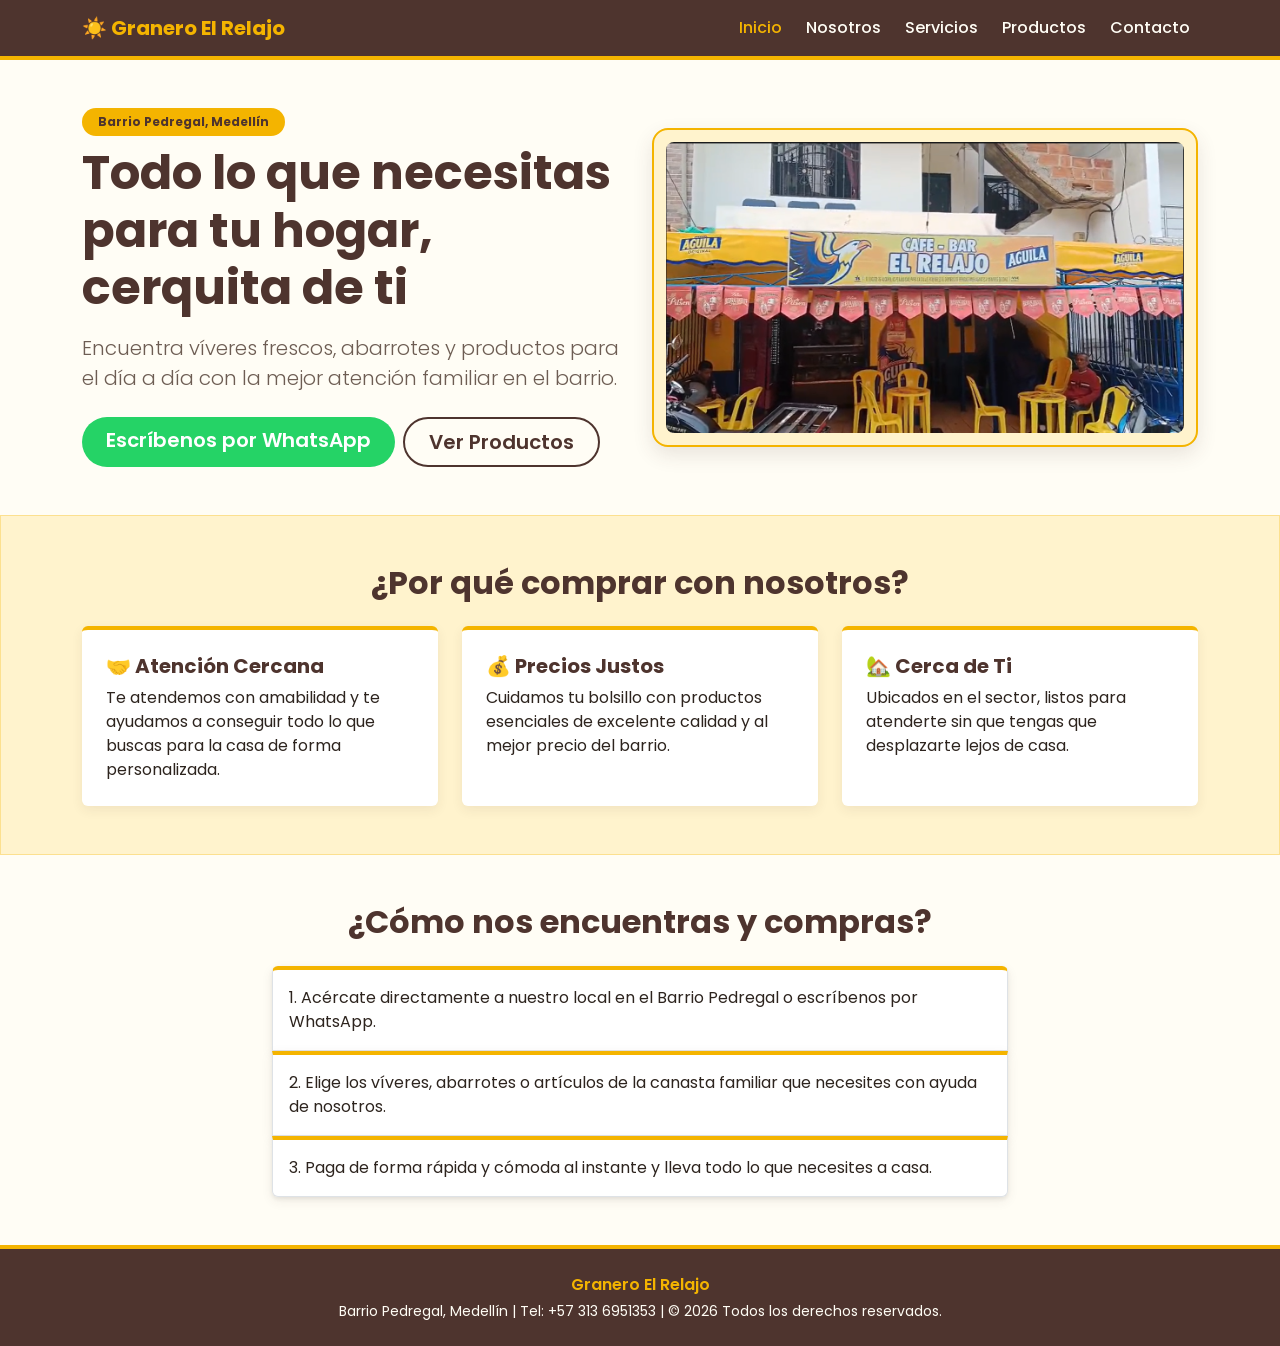
<file: index.html>
<!DOCTYPE html>
<html lang="es">
<head>
    <meta charset="UTF-8">
    <meta name="viewport" content="width=device-width, initial-scale=1.0">
    <title>Inicio | Granero El Relajo - Tienda de Barrio</title>
    <link href="https://cdn.jsdelivr.net/npm/bootstrap@5.3.3/dist/css/bootstrap.min.css" rel="stylesheet">
    <link rel="stylesheet" href="css/kit.css">
    <link rel="stylesheet" href="css/style.css">
</head>
<body class="tema-relajo d-flex flex-column min-vh-100">
    <nav class="navbar navbar-expand-md navbar-dark navbar-relajo sticky-top">
        <div class="container">
            <a class="navbar-brand" href="index.html">☀️ Granero El Relajo</a>
            <button class="navbar-toggler" type="button" data-bs-toggle="collapse" data-bs-target="#menuPrincipal" aria-controls="menuPrincipal" aria-expanded="false" aria-label="Alternar navegación">
                <span class="navbar-toggler-icon"></span>
            </button>
            <div class="collapse navbar-collapse" id="menuPrincipal">
                <ul class="navbar-nav ms-auto gap-md-2">
                    <li class="nav-item"><a class="nav-link active" href="index.html">Inicio</a></li>
                    <li class="nav-item"><a class="nav-link" href="nosotros.html">Nosotros</a></li>
                    <li class="nav-item"><a class="nav-link" href="servicios.html">Servicios</a></li>
                    <li class="nav-item"><a class="nav-link" href="productos.html">Productos</a></li>
                    <li class="nav-item"><a class="nav-link" href="contacto.html">Contacto</a></li>
                </ul>
            </div>
        </div>
    </nav>

    <main class="flex-grow-1">
        <section class="py-5">
            <div class="container">
                <div class="row align-items-center g-4">
                    <div class="col-12 col-md-6 text-center text-md-start">
                        <span class="badge rounded-pill px-3 py-2 mb-2" style="background-color: var(--color-primario); color: var(--color-secundario);">Barrio Pedregal, Medellín</span>
                        <h1 class="display-5 fw-bold titulo-marca">Todo lo que necesitas para tu hogar, cerquita de ti</h1>
                        <p class="lead texto-suave-marca mt-3">
                            Encuentra víveres frescos, abarrotes y productos para el día a día con la mejor atención familiar en el barrio.
                        </p>
                        <div class="d-flex flex-wrap gap-2 justify-content-center justify-content-md-start mt-4">
                            <a class="btn btn-whatsapp btn-lg rounded-pill px-4" href="https://wa.me/573136951353" target="_blank" rel="noopener">
                                Escríbenos por WhatsApp
                            </a>
                            <a class="btn btn-outline-relajo btn-lg rounded-pill px-4" href="productos.html">
                                Ver Productos
                            </a>
                        </div>
                    </div>
                    <div class="col-12 col-md-6 text-center">
                        <div class="marco-imagen-hero">
                            <img src="img/negocio.png" alt="Fachada e interior de Granero El Relajo con productos frescos" class="img-fluid rounded-3 mx-auto">
                        </div>
                    </div>
                </div>
            </div>
        </section>

        <section id="beneficios" class="py-5 superficie-marca">
            <div class="container">
                <h2 class="text-center fw-bold titulo-marca mb-4">¿Por qué comprar con nosotros?</h2>
                <div class="row row-cols-1 row-cols-md-2 row-cols-lg-3 g-4">
                    <div class="col">
                        <article class="card h-100 tarjeta-marca border-0">
                            <div class="card-body p-4">
                                <h3 class="h5 card-title fw-bold titulo-marca">🤝 Atención Cercana</h3>
                                <p class="card-text mb-0">Te atendemos con amabilidad y te ayudamos a conseguir todo lo que buscas para la casa de forma personalizada.</p>
                            </div>
                        </article>
                    </div>
                    <div class="col">
                        <article class="card h-100 tarjeta-marca border-0">
                            <div class="card-body p-4">
                                <h3 class="h5 card-title fw-bold titulo-marca">💰 Precios Justos</h3>
                                <p class="card-text mb-0">Cuidamos tu bolsillo con productos esenciales de excelente calidad y al mejor precio del barrio.</p>
                            </div>
                        </article>
                    </div>
                    <div class="col">
                        <article class="card h-100 tarjeta-marca border-0">
                            <div class="card-body p-4">
                                <h3 class="h5 card-title fw-bold titulo-marca">🏡 Cerca de Ti</h3>
                                <p class="card-text mb-0">Ubicados en el sector, listos para atenderte sin que tengas que desplazarte lejos de casa.</p>
                            </div>
                        </article>
                    </div>
                </div>
            </div>
        </section>

        <section id="como-funciona" class="py-5">
            <div class="container">
                <h2 class="text-center fw-bold titulo-marca mb-4">¿Cómo nos encuentras y compras?</h2>
                <div class="row justify-content-center">
                    <div class="col-12 col-lg-8">
                        <ol class="list-group list-group-numbered shadow-sm">
                            <li class="list-group-item tarjeta-marca py-3">Acércate directamente a nuestro local en el Barrio Pedregal o escríbenos por WhatsApp.</li>
                            <li class="list-group-item tarjeta-marca py-3">Elige los víveres, abarrotes o artículos de la canasta familiar que necesites con ayuda de nosotros.</li>
                            <li class="list-group-item tarjeta-marca py-3">Paga de forma rápida y cómoda al instante y lleva todo lo que necesites a casa.</li>
                        </ol>
                    </div>
                </div>
            </div>
        </section>
    </main>

    <footer class="py-4 footer-relajo text-center mt-auto">
        <div class="container">
            <p class="mb-1 fw-semibold" style="color: var(--color-primario);">Granero El Relajo</p>
            <p class="mb-0 small">Barrio Pedregal, Medellín | Tel: +57 313 6951353 | © 2026 Todos los derechos reservados.</p>
        </div>
    </footer>

    <script src="https://cdn.jsdelivr.net/npm/bootstrap@5.3.3/dist/js/bootstrap.bundle.min.js"></script>
</body>
</html>
</file>
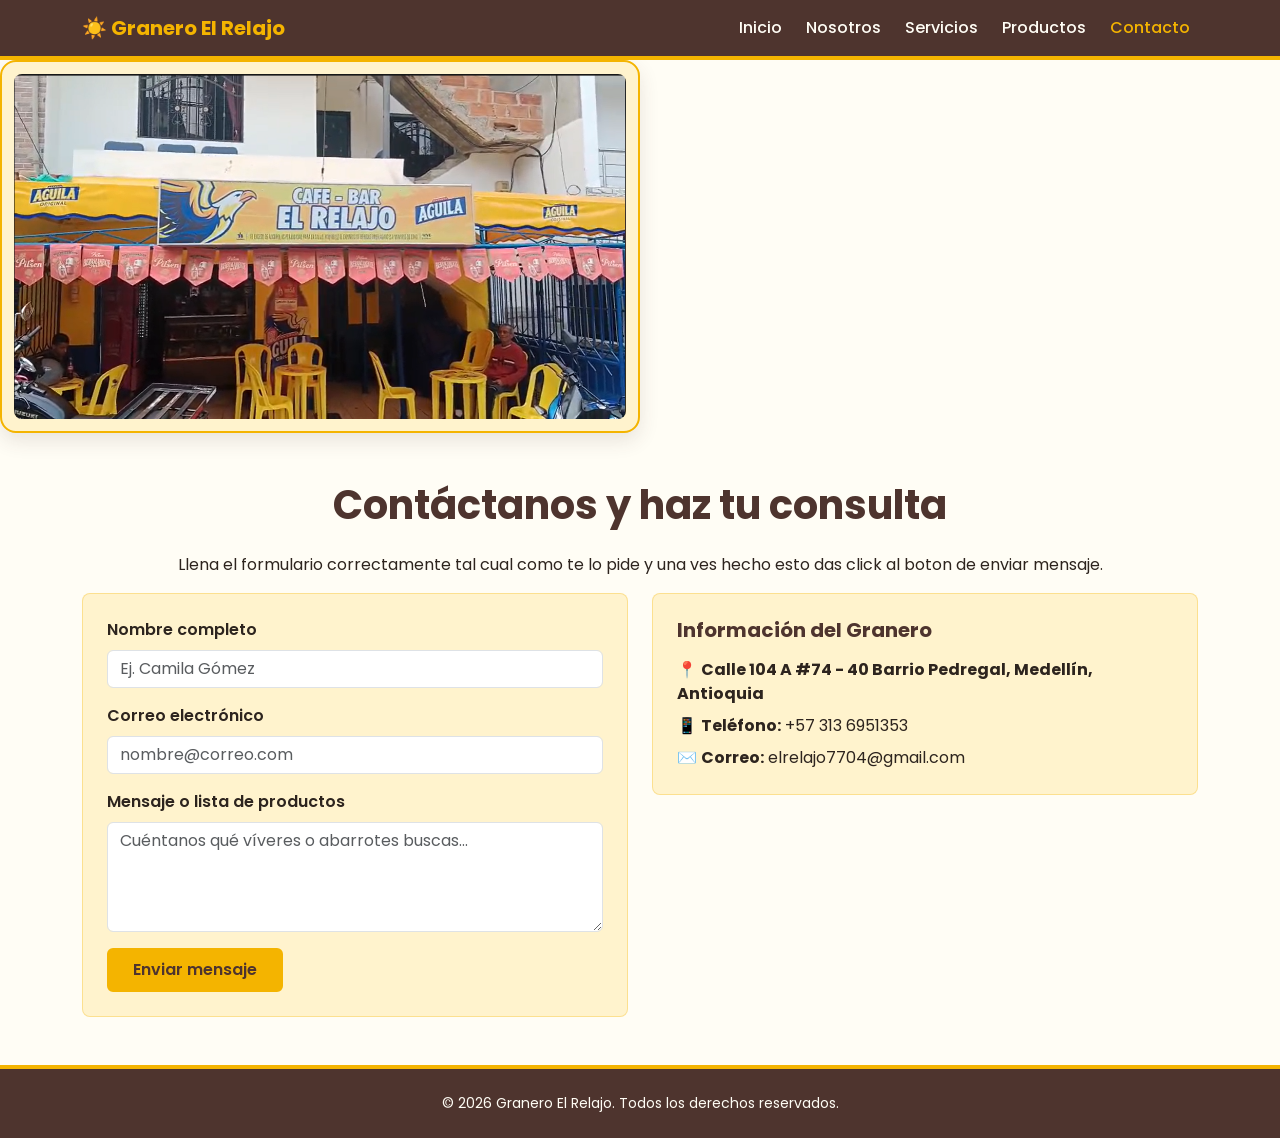
<file: contacto.html>
<!DOCTYPE html>
<html lang="es">
<head>
    <meta charset="UTF-8">
    <meta name="viewport" content="width=device-width, initial-scale=1.0">
    <title>Contacto | Granero El Relajo</title>
    <link href="https://cdn.jsdelivr.net/npm/bootstrap@5.3.3/dist/css/bootstrap.min.css" rel="stylesheet">
    <link rel="stylesheet" href="css/kit.css">
    <link rel="stylesheet" href="css/style.css">
</head>
<body class="tema-relajo d-flex flex-column min-vh-100">
    <nav class="navbar navbar-expand-md navbar-dark navbar-relajo sticky-top">
        <div class="container">
            <a class="navbar-brand" href="index.html">☀️ Granero El Relajo</a>
            <button class="navbar-toggler" type="button" data-bs-toggle="collapse" data-bs-target="#menuPrincipal">
                <span class="navbar-toggler-icon"></span>
            </button>
            <div class="collapse navbar-collapse" id="menuPrincipal">
                <ul class="navbar-nav ms-auto gap-md-2">
                    <li class="nav-item"><a class="nav-link" href="index.html">Inicio</a></li>
                    <li class="nav-item"><a class="nav-link" href="nosotros.html">Nosotros</a></li>
                    <li class="nav-item"><a class="nav-link" href="servicios.html">Servicios</a></li>
                    <li class="nav-item"><a class="nav-link" href="productos.html">Productos</a></li>
                    <li class="nav-item"><a class="nav-link active" href="contacto.html">Contacto</a></li>
                </ul>
            </div>
        </div>
    </nav>

    <div class="col-12 col-md-6 text-center">
        <div class="marco-imagen-hero">
            <img src="img/negocio.png" alt="Fachada e interior de Granero El Relajo con productos frescos" class="img-fluid rounded-3 mx-auto">
        </div>
    </div>

    <main class="flex-grow-1 py-5">
        <div class="container">
            <h1 class="text-center fw-bold titulo-marca mb-4">Contáctanos y haz tu consulta</h1>
            <p class="text-center">Llena el formulario correctamente tal cual como te lo pide y una ves hecho esto das click al boton de enviar mensaje.</p>
            <div class="row g-4 align-items-start">
                <div class="col-12 col-md-6">
                    <form class="needs-validation p-4 rounded-3 superficie-marca" novalidate>
                        <div class="mb-3">
                            <label for="nombreCliente" class="form-label fw-semibold">Nombre completo</label>
                            <input type="text" class="form-control" id="nombreCliente" placeholder="Ej. Camila Gómez" required>
                            <div class="invalid-feedback">Por favor escribe tu nombre.</div>
                        </div>
                        <div class="mb-3">
                            <label for="correoCliente" class="form-label fw-semibold">Correo electrónico</label>
                            <input type="email" class="form-control" id="correoCliente" placeholder="nombre@correo.com" required>
                            <div class="invalid-feedback">Ingresa un correo electrónico válido.</div>
                        </div>
                        <div class="mb-3">
                            <label for="mensajeCliente" class="form-label fw-semibold">Mensaje o lista de productos</label>
                            <textarea class="form-control" id="mensajeCliente" rows="4" placeholder="Cuéntanos qué víveres o abarrotes buscas..." required></textarea>
                            <div class="invalid-feedback">Escribe un mensaje antes de enviar.</div>
                        </div>
                        <button type="submit" class="btn btn-relajo px-4 py-2">Enviar mensaje</button>
                        <div class="alert alert-success mt-3 d-none" id="alertaEnvio" role="alert">
                            ¡Listo! Tu mensaje fue enviado correctamente. También puedes escribirnos directo al WhatsApp +57 313 6951353.
                        </div>
                    </form>
                </div>

                <div class="col-12 col-md-6">
                    <div class="p-4 rounded-3 superficie-marca">
                        <h2 class="h5 fw-bold titulo-marca mb-3">Información del Granero</h2>
                        <p class="mb-2">📍 <strong>Calle 104 A #74 - 40 Barrio Pedregal, Medellín, Antioquia</strong></p>
                        <p class="mb-2">📱 <strong>Teléfono:</strong> +57 313 6951353</p>
                        <p class="mb-0">✉️ <strong>Correo:</strong> elrelajo7704@gmail.com</p>
                    </div>
                </div>
            </div>
        </div>
    </main>

    <footer class="py-4 footer-relajo text-center mt-auto">
        <div class="container">
            <p class="mb-0 small">© 2026 Granero El Relajo. Todos los derechos reservados.</p>
        </div>
    </footer>

    <script src="https://cdn.jsdelivr.net/npm/bootstrap@5.3.3/dist/js/bootstrap.bundle.min.js"></script>
</body>
</html>
</file>
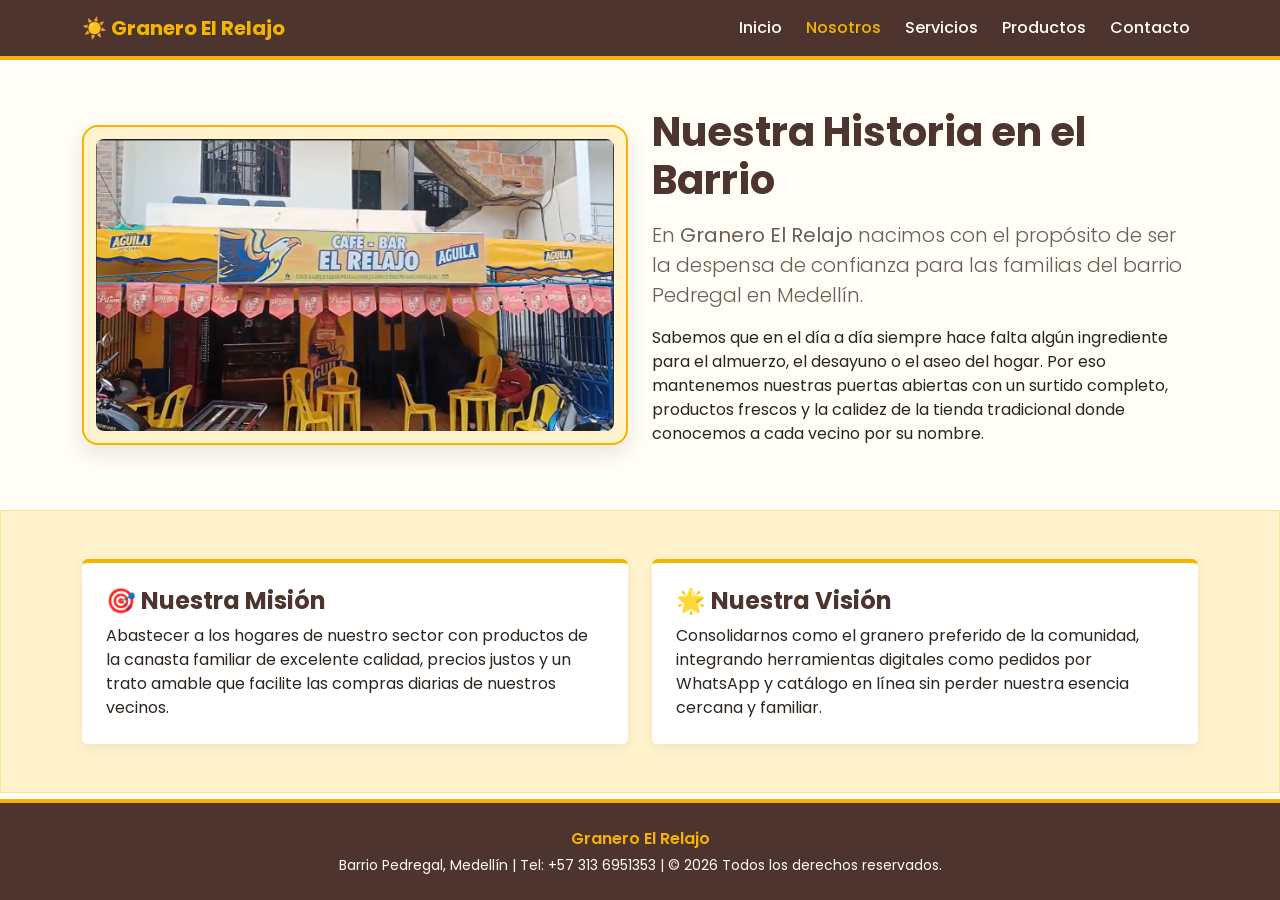
<file: nosotros.html>
<!DOCTYPE html>
<html lang="es">
<head>
    <meta charset="UTF-8">
    <meta name="viewport" content="width=device-width, initial-scale=1.0">
    <title>Nosotros | Granero El Relajo</title>
    <link href="https://cdn.jsdelivr.net/npm/bootstrap@5.3.3/dist/css/bootstrap.min.css" rel="stylesheet">
    <link rel="stylesheet" href="css/kit.css">
    <link rel="stylesheet" href="css/style.css">
</head>
<body class="tema-relajo d-flex flex-column min-vh-100">
    <nav class="navbar navbar-expand-md navbar-dark navbar-relajo sticky-top">
        <div class="container">
            <a class="navbar-brand" href="index.html">☀️ Granero El Relajo</a>
            <button class="navbar-toggler" type="button" data-bs-toggle="collapse" data-bs-target="#menuPrincipal" aria-controls="menuPrincipal" aria-expanded="false" aria-label="Alternar navegación">
                <span class="navbar-toggler-icon"></span>
            </button>
            <div class="collapse navbar-collapse" id="menuPrincipal">
                <ul class="navbar-nav ms-auto gap-md-2">
                    <li class="nav-item"><a class="nav-link" href="index.html">Inicio</a></li>
                    <li class="nav-item"><a class="nav-link active" href="nosotros.html">Nosotros</a></li>
                    <li class="nav-item"><a class="nav-link" href="servicios.html">Servicios</a></li>
                    <li class="nav-item"><a class="nav-link" href="productos.html">Productos</a></li>
                    <li class="nav-item"><a class="nav-link" href="contacto.html">Contacto</a></li>
                </ul>
            </div>
        </div>
    </nav>

    <main class="flex-grow-1">
        <section class="py-5">
            <div class="container">
                <div class="row align-items-center g-4">
                    <div class="col-12 col-md-6">
                        <div class="marco-imagen-hero">
                            <img src="img/negocio.png" alt="Estanterías surtidas del Granero El Relajo en el barrio Pedregal" class="img-fluid rounded-3">
                        </div>
                    </div>
                    <div class="col-12 col-md-6">
                        <h1 class="fw-bold titulo-marca mb-3">Nuestra Historia en el Barrio</h1>
                        <p class="lead texto-suave-marca">
                            En <strong>Granero El Relajo</strong> nacimos con el propósito de ser la despensa de confianza para las familias del barrio Pedregal en Medellín.
                        </p>
                        <p>
                            Sabemos que en el día a día siempre hace falta algún ingrediente para el almuerzo, el desayuno o el aseo del hogar. Por eso mantenemos nuestras puertas abiertas con un surtido completo, productos frescos y la calidez de la tienda tradicional donde conocemos a cada vecino por su nombre.
                        </p>
                    </div>
                </div>
            </div>
        </section>
<!-- Nuestra mision - Equipo recuerden que hacen falta las otras paginas por hacer -->
 
        <section class="py-5 superficie-marca">
            <div class="container">
                <div class="row g-4">
                    <div class="col-12 col-md-6">
                        <div class="card h-100 tarjeta-marca border-0 p-4">
                            <h2 class="h4 fw-bold titulo-marca">🎯 Nuestra Misión</h2>
                            <p class="mb-0">Abastecer a los hogares de nuestro sector con productos de la canasta familiar de excelente calidad, precios justos y un trato amable que facilite las compras diarias de nuestros vecinos.</p>
                        </div>
                    </div>
                    <div class="col-12 col-md-6">
                        <div class="card h-100 tarjeta-marca border-0 p-4">
                            <h2 class="h4 fw-bold titulo-marca">🌟 Nuestra Visión</h2>
                            <p class="mb-0">Consolidarnos como el granero preferido de la comunidad, integrando herramientas digitales como pedidos por WhatsApp y catálogo en línea sin perder nuestra esencia cercana y familiar.</p>
                        </div>
                    </div>
                </div>
            </div>
        </section>
    </main>

    <footer class="py-4 footer-relajo text-center mt-auto">
        <div class="container">
            <p class="mb-1 fw-semibold" style="color: var(--color-primario);">Granero El Relajo</p>
            <p class="mb-0 small">Barrio Pedregal, Medellín | Tel: +57 313 6951353 | © 2026 Todos los derechos reservados.</p>
        </div>
    </footer>

    <script src="https://cdn.jsdelivr.net/npm/bootstrap@5.3.3/dist/js/bootstrap.bundle.min.js"></script>
</body>
</html>
</file>
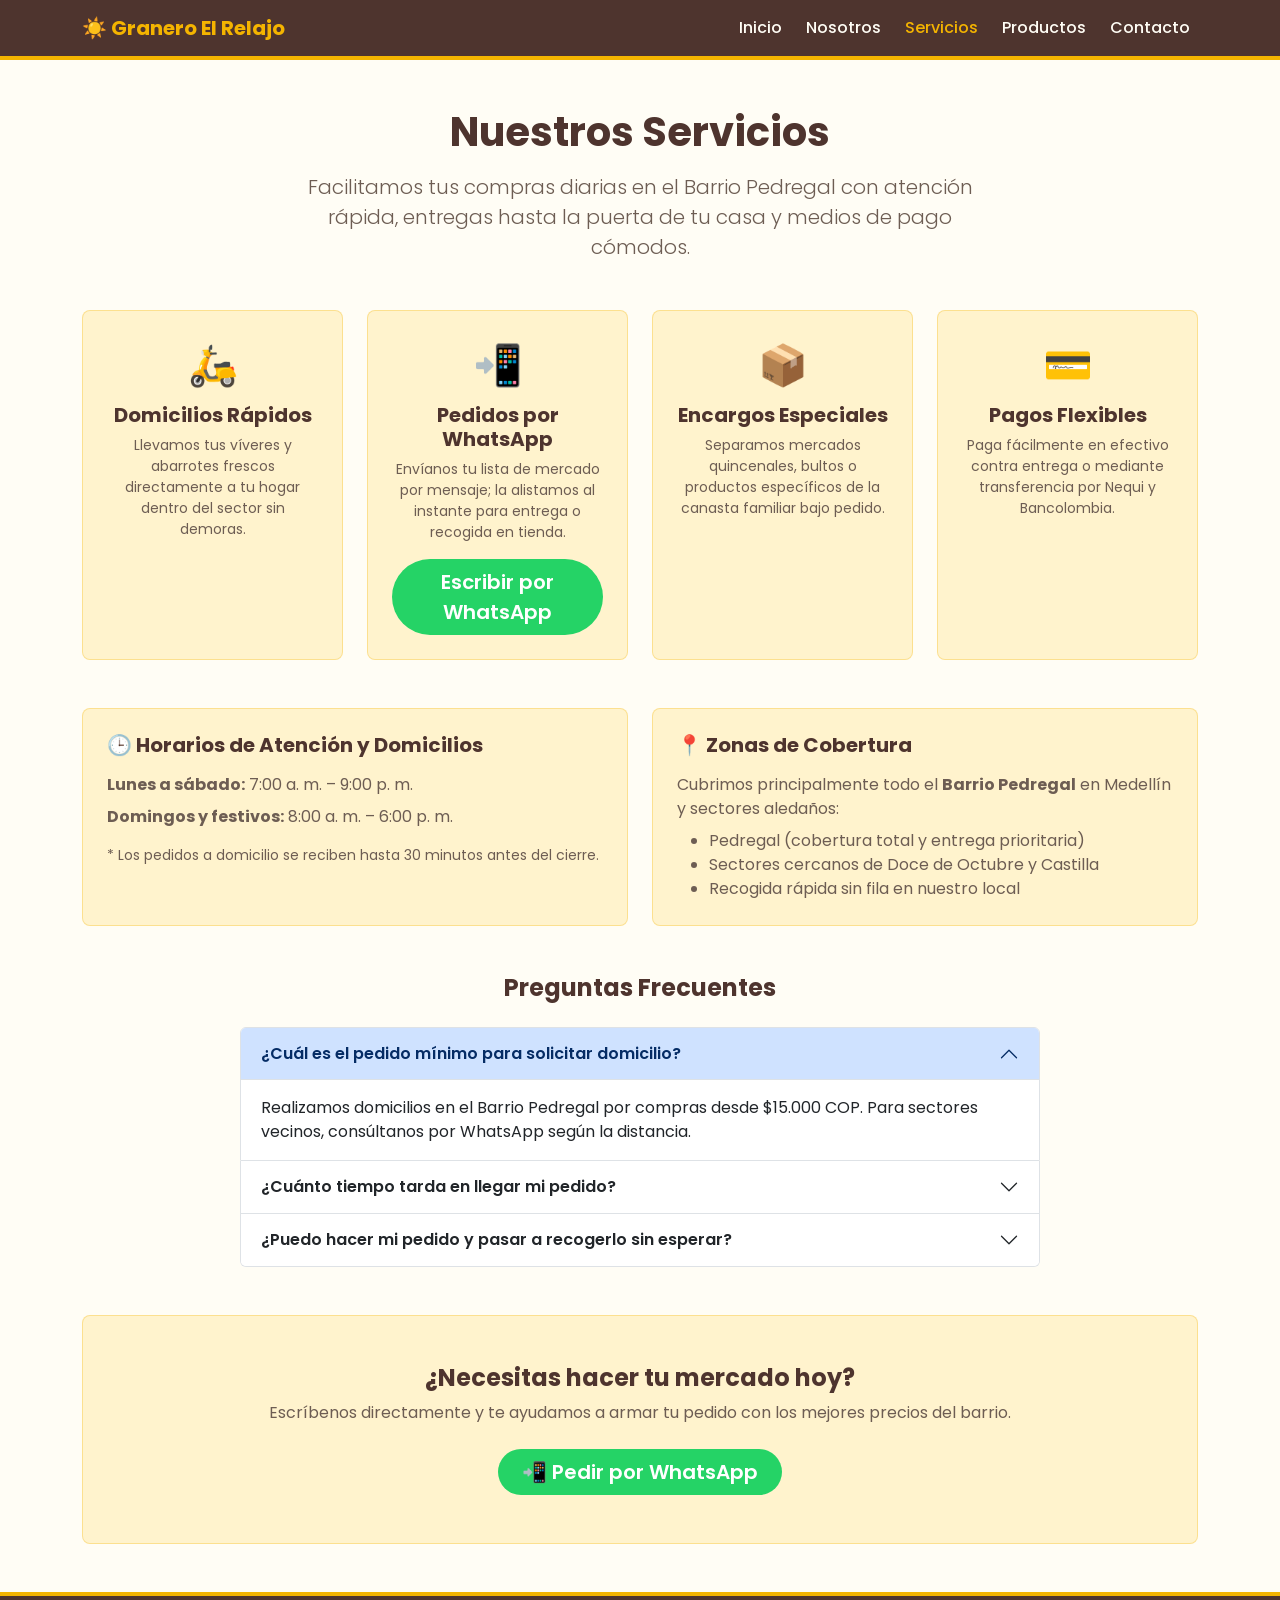
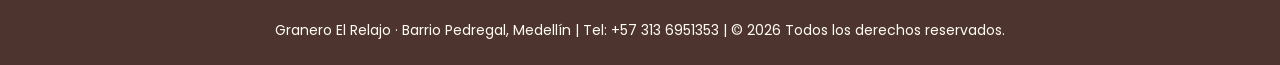
<file: servicios.html>
<!DOCTYPE html>
<html lang="es">
<head>
    <meta charset="UTF-8">
    <meta name="viewport" content="width=device-width, initial-scale=1.0">
    <title>Servicios | Granero El Relajo</title>
    <link href="https://cdn.jsdelivr.net/npm/bootstrap@5.3.3/dist/css/bootstrap.min.css" rel="stylesheet">
    <link rel="stylesheet" href="css/kit.css">
    <link rel="stylesheet" href="css/style.css">
</head>
<body class="tema-relajo d-flex flex-column min-vh-100">
    <nav class="navbar navbar-expand-md navbar-dark navbar-relajo sticky-top">
        <div class="container">
            <a class="navbar-brand" href="index.html">☀️ Granero El Relajo</a>
            <button class="navbar-toggler" type="button" data-bs-toggle="collapse" data-bs-target="#menuPrincipal" aria-controls="menuPrincipal" aria-expanded="false" aria-label="Alternar navegación">
                <span class="navbar-toggler-icon"></span>
            </button>
            <div class="collapse navbar-collapse" id="menuPrincipal">
                <ul class="navbar-nav ms-auto gap-md-2">
                    <li class="nav-item"><a class="nav-link" href="index.html">Inicio</a></li>
                    <li class="nav-item"><a class="nav-link" href="nosotros.html">Nosotros</a></li>
                    <li class="nav-item"><a class="nav-link active" aria-current="page" href="servicios.html">Servicios</a></li>
                    <li class="nav-item"><a class="nav-link" href="productos.html">Productos</a></li>
                    <li class="nav-item"><a class="nav-link" href="contacto.html">Contacto</a></li>
                </ul>
            </div>
        </div>
    </nav>

    <main class="flex-grow-1 py-5">
        <div class="container">
            <section class="text-center mb-5">
                <h1 class="fw-bold titulo-marca mb-3">Nuestros Servicios</h1>
                <p class="lead texto-suave-marca mx-auto" style="max-width: 680px;">
                    Facilitamos tus compras diarias en el Barrio Pedregal con atención rápida, entregas hasta la puerta de tu casa y medios de pago cómodos.
                </p>
            </section>

            <section class="mb-5" aria-label="Listado de servicios">
                <div class="row g-4">
                    <div class="col-md-6 col-lg-3">
                        <div class="h-100 p-4 rounded-3 superficie-marca text-center">
                            <div class="fs-1 mb-2">🛵</div>
                            <h2 class="h5 fw-bold titulo-marca">Domicilios Rápidos</h2>
                            <p class="texto-suave-marca small mb-0">
                                Llevamos tus víveres y abarrotes frescos directamente a tu hogar dentro del sector sin demoras.
                            </p>
                        </div>
                    </div>

                    <div class="col-md-6 col-lg-3">
                        <div class="h-100 p-4 rounded-3 superficie-marca text-center d-flex flex-column">
                            <div class="fs-1 mb-2">📲</div>
                            <h2 class="h5 fw-bold titulo-marca">Pedidos por WhatsApp</h2>
                            <p class="texto-suave-marca small mb-3">
                                Envíanos tu lista de mercado por mensaje; la alistamos al instante para entrega o recogida en tienda.
                            </p>
                            <a class="btn btn-whatsapp btn-lg rounded-pill px-4" href="https://wa.me/573136951353" target="_blank" rel="noopener">
                                Escribir por WhatsApp
                            </a>
                        </div>
                    </div>

                    <div class="col-md-6 col-lg-3">
                        <div class="h-100 p-4 rounded-3 superficie-marca text-center">
                            <div class="fs-1 mb-2">📦</div>
                            <h2 class="h5 fw-bold titulo-marca">Encargos Especiales</h2>
                            <p class="texto-suave-marca small mb-0">
                                Separamos mercados quincenales, bultos o productos específicos de la canasta familiar bajo pedido.
                            </p>
                        </div>
                    </div>

                    <div class="col-md-6 col-lg-3">
                        <div class="h-100 p-4 rounded-3 superficie-marca text-center">
                            <div class="fs-1 mb-2">💳</div>
                            <h2 class="h5 fw-bold titulo-marca">Pagos Flexibles</h2>
                            <p class="texto-suave-marca small mb-0">
                                Paga fácilmente en efectivo contra entrega o mediante transferencia por Nequi y Bancolombia.
                            </p>
                        </div>
                    </div>
                </div>
            </section>

            <section class="mb-5" aria-label="Horarios y cobertura">
                <div class="row g-4">
                    <div class="col-md-6">
                        <div class="h-100 p-4 rounded-3 superficie-marca">
                            <h2 class="h5 fw-bold titulo-marca mb-3">🕒 Horarios de Atención y Domicilios</h2>
                            <ul class="list-unstyled texto-suave-marca mb-0">
                                <li class="mb-2"><strong>Lunes a sábado:</strong> 7:00 a. m. – 9:00 p. m.</li>
                                <li class="mb-2"><strong>Domingos y festivos:</strong> 8:00 a. m. – 6:00 p. m.</li>
                                <li class="small mt-3 mb-0">* Los pedidos a domicilio se reciben hasta 30 minutos antes del cierre.</li>
                            </ul>
                        </div>
                    </div>

                    <div class="col-md-6">
                        <div class="h-100 p-4 rounded-3 superficie-marca">
                            <h2 class="h5 fw-bold titulo-marca mb-3">📍 Zonas de Cobertura</h2>
                            <p class="texto-suave-marca mb-2">
                                Cubrimos principalmente todo el <strong>Barrio Pedregal</strong> en Medellín y sectores aledaños:
                            </p>
                            <ul class="texto-suave-marca mb-0">
                                <li>Pedregal (cobertura total y entrega prioritaria)</li>
                                <li>Sectores cercanos de Doce de Octubre y Castilla</li>
                                <li>Recogida rápida sin fila en nuestro local</li>
                            </ul>
                        </div>
                    </div>
                </div>
            </section>

            <section class="mb-5 mx-auto" style="max-width: 800px;" aria-label="Preguntas frecuentes">
                <h2 class="h4 fw-bold titulo-marca text-center mb-4">Preguntas Frecuentes</h2>
                <div class="accordion" id="acordeonServicios">
                    <div class="accordion-item">
                        <h3 class="accordion-header">
                            <button class="accordion-button fw-semibold" type="button" data-bs-toggle="collapse" data-bs-target="#preguntaUno" aria-expanded="true" aria-controls="preguntaUno">
                                ¿Cuál es el pedido mínimo para solicitar domicilio?
                            </button>
                        </h3>
                        <div id="preguntaUno" class="accordion-collapse collapse show" data-bs-parent="#acordeonServicios">
                            <div class="accordion-body">
                                Realizamos domicilios en el Barrio Pedregal por compras desde $15.000 COP. Para sectores vecinos, consúltanos por WhatsApp según la distancia.
                            </div>
                        </div>
                    </div>

                    <div class="accordion-item">
                        <h3 class="accordion-header">
                            <button class="accordion-button collapsed fw-semibold" type="button" data-bs-toggle="collapse" data-bs-target="#preguntaDos" aria-expanded="false" aria-controls="preguntaDos">
                                ¿Cuánto tiempo tarda en llegar mi pedido?
                            </button>
                        </h3>
                        <div id="preguntaDos" class="accordion-collapse collapse" data-bs-parent="#acordeonServicios">
                            <div class="accordion-body">
                                Dentro del sector el tiempo promedio de entrega es de 20 a 35 minutos, dependiendo de la cantidad de productos de tu lista.
                            </div>
                        </div>
                    </div>

                    <div class="accordion-item">
                        <h3 class="accordion-header">
                            <button class="accordion-button collapsed fw-semibold" type="button" data-bs-toggle="collapse" data-bs-target="#preguntaTres" aria-expanded="false" aria-controls="preguntaTres">
                                ¿Puedo hacer mi pedido y pasar a recogerlo sin esperar?
                            </button>
                        </h3>
                        <div id="preguntaTres" class="accordion-collapse collapse" data-bs-parent="#acordeonServicios">
                            <div class="accordion-body">
                                Sí. Escríbenos por WhatsApp con tu lista, te confirmamos el total y lo dejamos empacado para que solo pases a recogerlo en el local.
                            </div>
                        </div>
                    </div>
                </div>
            </section>

            <section class="text-center p-4 p-md-5 rounded-3 superficie-marca">
                <h2 class="h4 fw-bold titulo-marca mb-2">¿Necesitas hacer tu mercado hoy?</h2>
                <p class="texto-suave-marca mb-4">
                    Escríbenos directamente y te ayudamos a armar tu pedido con los mejores precios del barrio.
                </p>
                <a class="btn btn-whatsapp btn-lg rounded-pill px-4" href="https://wa.me/573136951353" target="_blank" rel="noopener">
                    📲 Pedir por WhatsApp
                </a>
            </section>
        </div>
    </main>

    <footer class="py-4 footer-relajo text-center mt-auto">
        <div class="container">
            <p class="mb-0 small">Granero El Relajo · Barrio Pedregal, Medellín | Tel: +57 313 6951353 | © 2026 Todos los derechos reservados.</p>
        </div>
    </footer>

    <script src="https://cdn.jsdelivr.net/npm/bootstrap@5.3.3/dist/js/bootstrap.bundle.min.js"></script>
</body>
</html>
</file>
<file: css/kit.css>
@import url('https://fonts.googleapis.com/css2?family=Poppins:wght@400;600;700&display=swap');

:root {
    --color-primario: #F4B400;
    --color-primario-oscuro: #D99B00;
    --color-secundario: #4E342E;
    --color-fondo: #FFFDF5;
    --color-superficie: #FFF3CD;
    --color-tarjeta: #FFFFFF;
    --texto-principal: #2D241E;
    --texto-suave: #6D5D53;
    --texto-claro: #FFFDF5;
    --whatsapp-marca: #25D366;
    --whatsapp-hover: #1EBE5D;
    --fuente-principal: "Poppins", "Segoe UI", Arial, sans-serif;
}
</file>
<file: css/style.css>
body.tema-relajo {
    background-color: var(--color-fondo);
    color: var(--texto-principal);
    font-family: var(--fuente-principal);
    overflow-x: hidden;
}

.navbar-relajo {
    background-color: var(--color-secundario);
    border-bottom: 4px solid var(--color-primario);
}

.navbar-relajo .navbar-brand {
    color: var(--color-primario) !important;
    font-weight: 700;
}

.navbar-relajo .nav-link {
    color: var(--texto-claro);
    font-weight: 500;
    transition: color 0.2s ease;
}

.navbar-relajo .nav-link:hover,
.navbar-relajo .nav-link.active {
    color: var(--color-primario);
}

.titulo-marca {
    color: var(--color-secundario);
}

.destacado-amarillo {
    color: var(--color-primario-oscuro);
}

.texto-suave-marca {
    color: var(--texto-suave);
}

.superficie-marca {
    background-color: var(--color-superficie);
    color: var(--texto-principal);
    border: 1px solid rgba(244, 180, 0, 0.3);
}

.tarjeta-marca {
    background-color: var(--color-tarjeta);
    color: var(--texto-principal);
    border-top: 4px solid var(--color-primario) !important;
    box-shadow: 0 4px 12px rgba(78, 52, 46, 0.08);
}

.marco-imagen-hero {
    background-color: var(--color-superficie);
    padding: 12px;
    border-radius: 1rem;
    border: 2px solid var(--color-primario);
    box-shadow: 0 8px 20px rgba(78, 52, 46, 0.12);
}

/* Botones */
.btn-relajo {
    background-color: var(--color-primario);
    color: var(--color-secundario);
    border: 2px solid var(--color-primario);
    font-weight: 600;
}

.btn-relajo:hover {
    background-color: var(--color-primario-oscuro);
    border-color: var(--color-primario-oscuro);
    color: var(--color-secundario);
}

.btn-whatsapp {
    background-color: var(--whatsapp-marca);
    color: #ffffff;
    border: none;
    font-weight: 600;
}

.btn-whatsapp:hover {
    background-color: var(--whatsapp-hover);
    color: #ffffff;
}

.btn-outline-relajo {
    color: var(--color-secundario);
    border: 2px solid var(--color-secundario);
    font-weight: 600;
}

.btn-outline-relajo:hover {
    background-color: var(--color-secundario);
    color: var(--color-primario);
}

.footer-relajo {
    background-color: var(--color-secundario);
    color: var(--texto-claro);
    border-top: 4px solid var(--color-primario);
}
</file>
